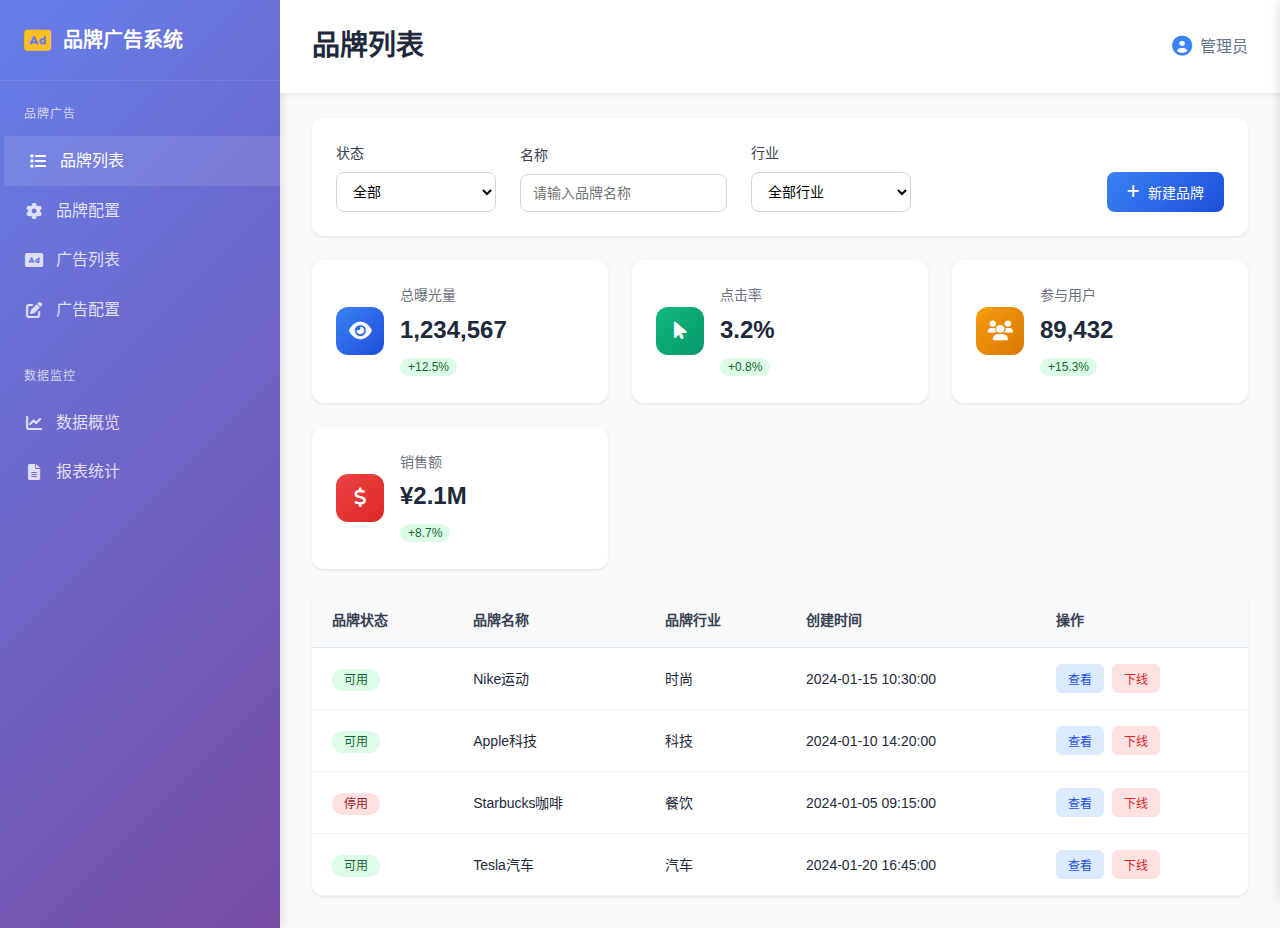
<file: index.html>
<!DOCTYPE html>
<html lang="zh-CN">
<head>
    <meta charset="UTF-8">
    <meta name="viewport" content="width=device-width, initial-scale=1.0">
    <title>品牌广告营销系统 - 现代化版本</title>
    <link rel="stylesheet" href="css/main.css">
    <link rel="stylesheet" href="css/components.css">
    <link href="https://cdnjs.cloudflare.com/ajax/libs/font-awesome/6.0.0/css/all.min.css" rel="stylesheet">
</head>
<body>
    <div class="app-container">
        <!-- 侧边栏 -->
        <aside class="sidebar">
            <div class="sidebar-header">
                <div class="logo">
                    <i class="fas fa-ad"></i>
                    <span>品牌广告系统</span>
                </div>
            </div>
            <nav class="sidebar-nav">
                <div class="nav-section">
                    <h3>品牌广告</h3>
                    <ul>
                        <li class="active"><a href="index.html"><i class="fas fa-list"></i>品牌列表</a></li>
                        <li><a href="brand-config.html"><i class="fas fa-cog"></i>品牌配置</a></li>
                        <li><a href="ad-list.html"><i class="fas fa-ad"></i>广告列表</a></li>
                        <li><a href="ad-config.html"><i class="fas fa-edit"></i>广告配置</a></li>
                    </ul>
                </div>
                <div class="nav-section">
                    <h3>数据监控</h3>
                    <ul>
                        <li><a href="#dashboard"><i class="fas fa-chart-line"></i>数据概览</a></li>
                        <li><a href="#reports"><i class="fas fa-file-alt"></i>报表统计</a></li>
                    </ul>
                </div>
            </nav>
        </aside>

        <!-- 主内容区 -->
        <main class="main-content">
            <!-- 顶部导航 -->
            <header class="top-header">
                <div class="header-left">
                    <h1>品牌列表</h1>
                </div>
                <div class="header-right">
                    <div class="user-info">
                        <i class="fas fa-user-circle"></i>
                        <span>管理员</span>
                    </div>
                </div>
            </header>

            <!-- 筛选区域 -->
            <div class="filter-section">
                <div class="filter-row">
                    <div class="filter-item">
                        <label>状态</label>
                        <select id="status-filter">
                            <option value="">全部</option>
                            <option value="active">可用</option>
                            <option value="inactive">停用</option>
                        </select>
                    </div>
                    <div class="filter-item">
                        <label>名称</label>
                        <input type="text" id="name-filter" placeholder="请输入品牌名称">
                    </div>
                    <div class="filter-item">
                        <label>行业</label>
                        <select id="industry-filter">
                            <option value="">全部行业</option>
                            <option value="tech">科技</option>
                            <option value="fashion">时尚</option>
                            <option value="food">餐饮</option>
                            <option value="auto">汽车</option>
                        </select>
                    </div>
                    <div class="filter-actions">
                        <button class="btn btn-primary" onclick="createBrand()">
                            <i class="fas fa-plus"></i>新建品牌
                        </button>
                    </div>
                </div>
            </div>

            <!-- 数据概览卡片 -->
            <div class="stats-cards">
                <div class="stat-card">
                    <div class="stat-icon">
                        <i class="fas fa-eye"></i>
                    </div>
                    <div class="stat-content">
                        <h3>总曝光量</h3>
                        <p class="stat-number">1,234,567</p>
                        <span class="stat-change positive">+12.5%</span>
                    </div>
                </div>
                <div class="stat-card">
                    <div class="stat-icon">
                        <i class="fas fa-mouse-pointer"></i>
                    </div>
                    <div class="stat-content">
                        <h3>点击率</h3>
                        <p class="stat-number">3.2%</p>
                        <span class="stat-change positive">+0.8%</span>
                    </div>
                </div>
                <div class="stat-card">
                    <div class="stat-icon">
                        <i class="fas fa-users"></i>
                    </div>
                    <div class="stat-content">
                        <h3>参与用户</h3>
                        <p class="stat-number">89,432</p>
                        <span class="stat-change positive">+15.3%</span>
                    </div>
                </div>
                <div class="stat-card">
                    <div class="stat-icon">
                        <i class="fas fa-dollar-sign"></i>
                    </div>
                    <div class="stat-content">
                        <h3>销售额</h3>
                        <p class="stat-number">¥2.1M</p>
                        <span class="stat-change positive">+8.7%</span>
                    </div>
                </div>
            </div>

            <!-- 品牌列表表格 -->
            <div class="table-container">
                <table class="data-table">
                    <thead>
                        <tr>
                            <th>品牌状态</th>
                            <th>品牌名称</th>
                            <th>品牌行业</th>
                            <th>创建时间</th>
                            <th>操作</th>
                        </tr>
                    </thead>
                    <tbody id="brand-table-body">
                        <!-- 数据将通过JavaScript动态生成 -->
                    </tbody>
                </table>
            </div>
        </main>

        <!-- 品牌详情抽屉 -->
        <div class="drawer" id="brand-detail-drawer">
            <div class="drawer-header">
                <h3>品牌详情</h3>
                <button class="drawer-close" onclick="closeDrawer()">
                    <i class="fas fa-times"></i>
                </button>
            </div>
            <div class="drawer-content" id="brand-detail-content">
                <!-- 详情内容将通过JavaScript动态生成 -->
            </div>
        </div>

        <!-- 确认弹窗 -->
        <div class="modal" id="confirm-modal">
            <div class="modal-content">
                <div class="modal-header">
                    <h3 id="modal-title">确认操作</h3>
                </div>
                <div class="modal-body">
                    <p id="modal-message">确定要执行此操作吗？</p>
                </div>
                <div class="modal-footer">
                    <button class="btn btn-secondary" onclick="closeModal()">取消</button>
                    <button class="btn btn-danger" onclick="confirmAction()">确认</button>
                </div>
            </div>
        </div>
    </div>

    <script src="js/main.js"></script>
</body>
</html>
</file>
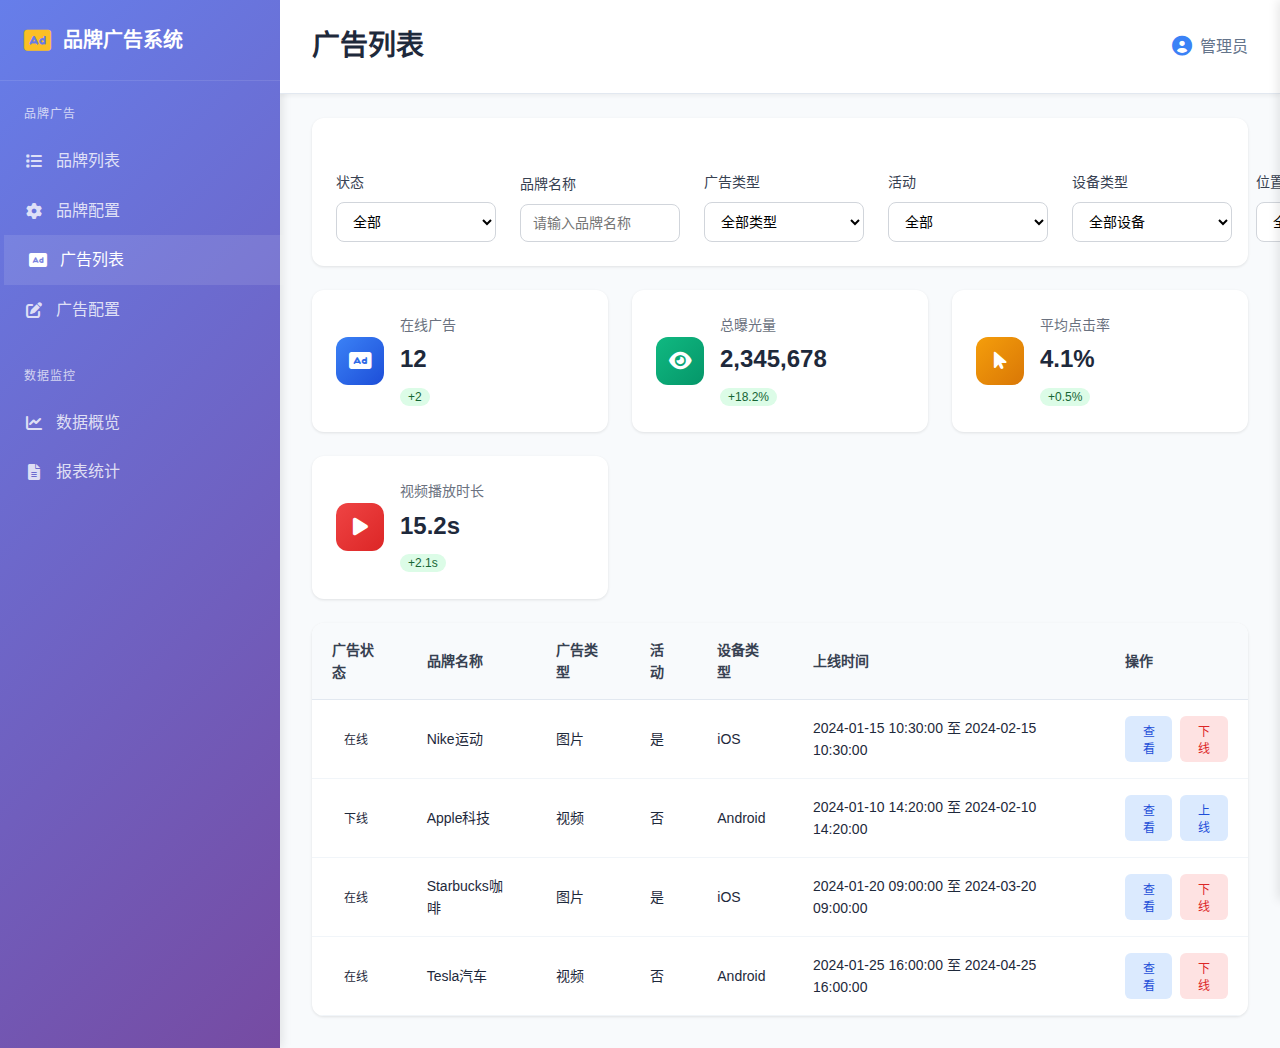
<file: ad-list.html>
<!DOCTYPE html>
<html lang="zh-CN">
<head>
    <meta charset="UTF-8">
    <meta name="viewport" content="width=device-width, initial-scale=1.0">
    <title>广告列表 - 品牌广告营销系统</title>
    <link rel="stylesheet" href="css/main.css">
    <link rel="stylesheet" href="css/components.css">
    <link href="https://cdnjs.cloudflare.com/ajax/libs/font-awesome/6.0.0/css/all.min.css" rel="stylesheet">
</head>
<body>
    <div class="app-container">
        <!-- 侧边栏 -->
        <aside class="sidebar">
            <div class="sidebar-header">
                <div class="logo">
                    <i class="fas fa-ad"></i>
                    <span>品牌广告系统</span>
                </div>
            </div>
            <nav class="sidebar-nav">
                <div class="nav-section">
                    <h3>品牌广告</h3>
                    <ul>
                        <li><a href="index.html"><i class="fas fa-list"></i>品牌列表</a></li>
                        <li><a href="brand-config.html"><i class="fas fa-cog"></i>品牌配置</a></li>
                        <li class="active"><a href="ad-list.html"><i class="fas fa-ad"></i>广告列表</a></li>
                        <li><a href="ad-config.html"><i class="fas fa-edit"></i>广告配置</a></li>
                    </ul>
                </div>
                <div class="nav-section">
                    <h3>数据监控</h3>
                    <ul>
                        <li><a href="#dashboard"><i class="fas fa-chart-line"></i>数据概览</a></li>
                        <li><a href="#reports"><i class="fas fa-file-alt"></i>报表统计</a></li>
                    </ul>
                </div>
            </nav>
        </aside>

        <!-- 主内容区 -->
        <main class="main-content">
            <!-- 顶部导航 -->
            <header class="top-header">
                <div class="header-left">
                    <h1>广告列表</h1>
                </div>
                <div class="header-right">
                    <div class="user-info">
                        <i class="fas fa-user-circle"></i>
                        <span>管理员</span>
                    </div>
                </div>
            </header>

            <!-- 筛选区域 -->
            <div class="filter-section">
                <div class="filter-row">
                    <div class="filter-item">
                        <label>状态</label>
                        <select id="status-filter">
                            <option value="">全部</option>
                            <option value="online">在线</option>
                            <option value="offline">下线</option>
                        </select>
                    </div>
                    <div class="filter-item">
                        <label>品牌名称</label>
                        <input type="text" id="brand-filter" placeholder="请输入品牌名称">
                    </div>
                    <div class="filter-item">
                        <label>广告类型</label>
                        <select id="type-filter">
                            <option value="">全部类型</option>
                            <option value="image">图片</option>
                            <option value="video">视频</option>
                        </select>
                    </div>
                    <div class="filter-item">
                        <label>活动</label>
                        <select id="activity-filter">
                            <option value="">全部</option>
                            <option value="yes">是</option>
                            <option value="no">否</option>
                        </select>
                    </div>
                    <div class="filter-item">
                        <label>设备类型</label>
                        <select id="device-filter">
                            <option value="">全部设备</option>
                            <option value="iOS">iOS</option>
                            <option value="Android">Android</option>
                        </select>
                    </div>
                    <div class="filter-item">
                        <label>位置</label>
                        <select id="position-filter">
                            <option value="">全部位置</option>
                            <option value="信息流">信息流</option>
                            <option value="开屏广告">开屏广告</option>
                            <option value="详情页">详情页</option>
                        </select>
                    </div>
                    <div class="filter-actions">
                        <button class="btn btn-primary" onclick="createAd()">
                            <i class="fas fa-plus"></i>新建广告
                        </button>
                    </div>
                </div>
            </div>

            <!-- 数据概览卡片 -->
            <div class="stats-cards">
                <div class="stat-card">
                    <div class="stat-icon">
                        <i class="fas fa-ad"></i>
                    </div>
                    <div class="stat-content">
                        <h3>在线广告</h3>
                        <p class="stat-number">12</p>
                        <span class="stat-change positive">+2</span>
                    </div>
                </div>
                <div class="stat-card">
                    <div class="stat-icon">
                        <i class="fas fa-eye"></i>
                    </div>
                    <div class="stat-content">
                        <h3>总曝光量</h3>
                        <p class="stat-number">2,345,678</p>
                        <span class="stat-change positive">+18.2%</span>
                    </div>
                </div>
                <div class="stat-card">
                    <div class="stat-icon">
                        <i class="fas fa-mouse-pointer"></i>
                    </div>
                    <div class="stat-content">
                        <h3>平均点击率</h3>
                        <p class="stat-number">4.1%</p>
                        <span class="stat-change positive">+0.5%</span>
                    </div>
                </div>
                <div class="stat-card">
                    <div class="stat-icon">
                        <i class="fas fa-play"></i>
                    </div>
                    <div class="stat-content">
                        <h3>视频播放时长</h3>
                        <p class="stat-number">15.2s</p>
                        <span class="stat-change positive">+2.1s</span>
                    </div>
                </div>
            </div>

            <!-- 广告列表表格 -->
            <div class="table-container">
                <table class="data-table">
                    <thead>
                        <tr>
                            <th>广告状态</th>
                            <th>品牌名称</th>
                            <th>广告类型</th>
                            <th>活动</th>
                            <th>设备类型</th>
                            <th>上线时间</th>
                            <th>操作</th>
                        </tr>
                    </thead>
                    <tbody id="ad-table-body">
                        <!-- 数据将通过JavaScript动态生成 -->
                    </tbody>
                </table>
            </div>
        </main>

        <!-- 广告详情抽屉 -->
        <div class="drawer" id="ad-detail-drawer">
            <div class="drawer-header">
                <h3>广告详情</h3>
                <button class="drawer-close" onclick="closeDrawer()">
                    <i class="fas fa-times"></i>
                </button>
            </div>
            <div class="drawer-content" id="ad-detail-content">
                <!-- 详情内容将通过JavaScript动态生成 -->
            </div>
        </div>

        <!-- 确认弹窗 -->
        <div class="modal" id="confirm-modal">
            <div class="modal-content">
                <div class="modal-header">
                    <h3 id="modal-title">确认操作</h3>
                </div>
                <div class="modal-body">
                    <p id="modal-message">确定要执行此操作吗？</p>
                </div>
                <div class="modal-footer">
                    <button class="btn btn-secondary" onclick="closeModal()">取消</button>
                    <button class="btn btn-danger" onclick="confirmAction()">确认</button>
                </div>
            </div>
        </div>
    </div>

    <script src="js/ad-list.js"></script>
</body>
</html>
</file>
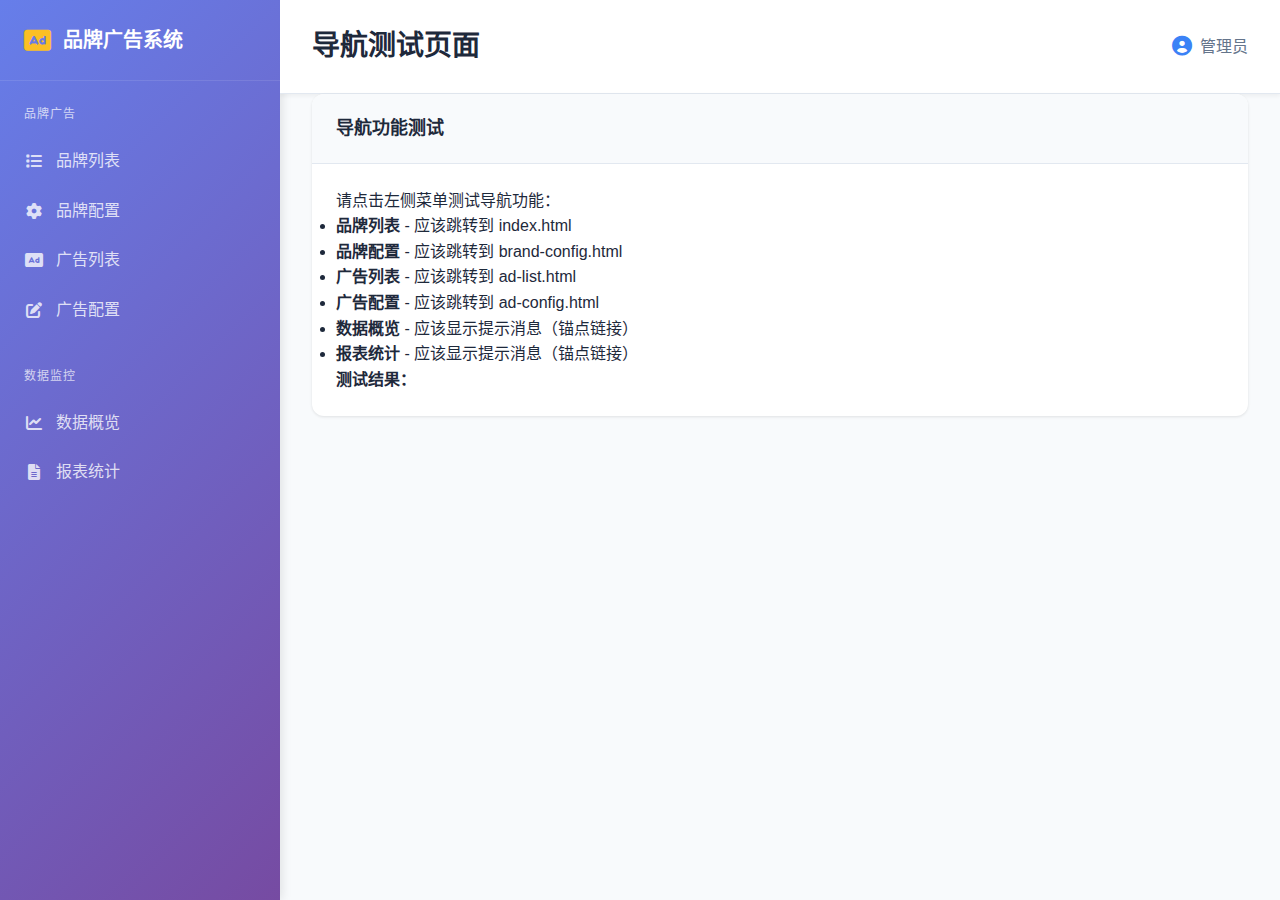
<file: test-navigation.html>
<!DOCTYPE html>
<html lang="zh-CN">
<head>
    <meta charset="UTF-8">
    <meta name="viewport" content="width=device-width, initial-scale=1.0">
    <title>导航测试 - 品牌广告营销系统</title>
    <link rel="stylesheet" href="css/main.css">
    <link rel="stylesheet" href="css/components.css">
    <link href="https://cdnjs.cloudflare.com/ajax/libs/font-awesome/6.0.0/css/all.min.css" rel="stylesheet">
</head>
<body>
    <div class="app-container">
        <!-- 侧边栏 -->
        <aside class="sidebar">
            <div class="sidebar-header">
                <div class="logo">
                    <i class="fas fa-ad"></i>
                    <span>品牌广告系统</span>
                </div>
            </div>
            <nav class="sidebar-nav">
                <div class="nav-section">
                    <h3>品牌广告</h3>
                    <ul>
                        <li><a href="index.html"><i class="fas fa-list"></i>品牌列表</a></li>
                        <li><a href="brand-config.html"><i class="fas fa-cog"></i>品牌配置</a></li>
                        <li><a href="ad-list.html"><i class="fas fa-ad"></i>广告列表</a></li>
                        <li><a href="ad-config.html"><i class="fas fa-edit"></i>广告配置</a></li>
                    </ul>
                </div>
                <div class="nav-section">
                    <h3>数据监控</h3>
                    <ul>
                        <li><a href="#dashboard"><i class="fas fa-chart-line"></i>数据概览</a></li>
                        <li><a href="#reports"><i class="fas fa-file-alt"></i>报表统计</a></li>
                    </ul>
                </div>
            </nav>
        </aside>

        <!-- 主内容区 -->
        <main class="main-content">
            <!-- 顶部导航 -->
            <header class="top-header">
                <div class="header-left">
                    <h1>导航测试页面</h1>
                </div>
                <div class="header-right">
                    <div class="user-info">
                        <i class="fas fa-user-circle"></i>
                        <span>管理员</span>
                    </div>
                </div>
            </header>

            <!-- 测试内容 -->
            <div class="content-wrapper">
                <div class="card">
                    <div class="card-header">
                        <h3 class="card-title">导航功能测试</h3>
                    </div>
                    <div class="card-body">
                        <p>请点击左侧菜单测试导航功能：</p>
                        <ul>
                            <li><strong>品牌列表</strong> - 应该跳转到 index.html</li>
                            <li><strong>品牌配置</strong> - 应该跳转到 brand-config.html</li>
                            <li><strong>广告列表</strong> - 应该跳转到 ad-list.html</li>
                            <li><strong>广告配置</strong> - 应该跳转到 ad-config.html</li>
                            <li><strong>数据概览</strong> - 应该显示提示消息（锚点链接）</li>
                            <li><strong>报表统计</strong> - 应该显示提示消息（锚点链接）</li>
                        </ul>
                        
                        <div class="test-results" id="test-results">
                            <h4>测试结果：</h4>
                            <div id="navigation-log"></div>
                        </div>
                    </div>
                </div>
            </div>
        </main>
    </div>

    <script>
        // 页面加载完成后初始化
        document.addEventListener('DOMContentLoaded', function() {
            setupNavigationTest();
        });

        // 设置导航测试
        function setupNavigationTest() {
            // 导航事件 - 处理锚点链接和页面跳转
            document.querySelectorAll('.sidebar-nav a').forEach(link => {
                link.addEventListener('click', function(e) {
                    const href = this.getAttribute('href');
                    const linkText = this.textContent.trim();
                    
                    // 记录导航事件
                    logNavigation(linkText, href);
                    
                    // 如果是锚点链接（以#开头），阻止默认行为并处理
                    if (href.startsWith('#')) {
                        e.preventDefault();
                        const target = href.substring(1);
                        navigateToPage(target);
                    }
                    // 如果是页面链接，让浏览器正常跳转
                    // 不需要阻止默认行为，让浏览器处理页面跳转
                });
            });
        }

        // 记录导航事件
        function logNavigation(linkText, href) {
            const logDiv = document.getElementById('navigation-log');
            const timestamp = new Date().toLocaleTimeString();
            const logEntry = document.createElement('div');
            logEntry.innerHTML = `
                <div style="margin: 10px 0; padding: 10px; background: #f8f9fa; border-radius: 4px;">
                    <strong>${timestamp}</strong> - 点击了 "${linkText}" (${href})
                </div>
            `;
            logDiv.appendChild(logEntry);
        }

        // 导航到页面
        function navigateToPage(page) {
            console.log('导航到页面:', page);
            showToast(`导航到 ${page} 页面`);
        }

        // 显示提示消息
        function showToast(message, type = 'info') {
            // 创建提示元素
            const toast = document.createElement('div');
            toast.className = `toast toast-${type}`;
            toast.textContent = message;
            
            // 添加样式
            toast.style.cssText = `
                position: fixed;
                top: 20px;
                right: 20px;
                background: ${type === 'success' ? '#10b981' : type === 'error' ? '#ef4444' : '#3b82f6'};
                color: white;
                padding: 12px 20px;
                border-radius: 8px;
                box-shadow: 0 4px 12px rgba(0,0,0,0.15);
                z-index: 3000;
                transform: translateX(100%);
                transition: transform 0.3s ease;
            `;
            
            document.body.appendChild(toast);
            
            // 显示动画
            setTimeout(() => {
                toast.style.transform = 'translateX(0)';
            }, 100);
            
            // 自动隐藏
            setTimeout(() => {
                toast.style.transform = 'translateX(100%)';
                setTimeout(() => {
                    document.body.removeChild(toast);
                }, 300);
            }, 3000);
        }
    </script>
</body>
</html>
</file>
<file: css/main.css>
/* 现代化品牌广告营销系统样式 */

* {
    margin: 0;
    padding: 0;
    box-sizing: border-box;
}

body {
    font-family: 'Segoe UI', Tahoma, Geneva, Verdana, sans-serif;
    background: #f8fafc;
    color: #1e293b;
    line-height: 1.6;
}

.app-container {
    display: flex;
    min-height: 100vh;
}

/* 侧边栏样式 */
.sidebar {
    width: 280px;
    background: linear-gradient(135deg, #667eea 0%, #764ba2 100%);
    color: white;
    padding: 0;
    box-shadow: 2px 0 10px rgba(0,0,0,0.1);
}

.sidebar-header {
    padding: 24px;
    border-bottom: 1px solid rgba(255,255,255,0.1);
}

.logo {
    display: flex;
    align-items: center;
    gap: 12px;
    font-size: 20px;
    font-weight: 600;
}

.logo i {
    font-size: 24px;
    color: #fbbf24;
}

.sidebar-nav {
    padding: 24px 0;
}

.nav-section {
    margin-bottom: 32px;
}

.nav-section h3 {
    padding: 0 24px 12px;
    font-size: 12px;
    text-transform: uppercase;
    letter-spacing: 1px;
    opacity: 0.7;
    font-weight: 500;
}

.nav-section ul {
    list-style: none;
}

.nav-section li {
    margin: 0;
}

.nav-section a {
    display: flex;
    align-items: center;
    gap: 12px;
    padding: 12px 24px;
    color: rgba(255,255,255,0.8);
    text-decoration: none;
    transition: all 0.3s ease;
    font-weight: 500;
}

.nav-section a:hover,
.nav-section li.active a {
    background: rgba(255,255,255,0.1);
    color: white;
    transform: translateX(4px);
}

.nav-section a i {
    width: 20px;
    text-align: center;
}

/* 主内容区域 */
.main-content {
    flex: 1;
    padding: 0;
    overflow-y: auto;
}

/* 顶部导航 */
.top-header {
    background: white;
    padding: 24px 32px;
    border-bottom: 1px solid #e2e8f0;
    display: flex;
    justify-content: space-between;
    align-items: center;
    box-shadow: 0 2px 4px rgba(0,0,0,0.05);
}

.top-header h1 {
    font-size: 28px;
    font-weight: 700;
    color: #1e293b;
}

.user-info {
    display: flex;
    align-items: center;
    gap: 8px;
    color: #64748b;
    font-weight: 500;
}

.user-info i {
    font-size: 20px;
    color: #3b82f6;
}

/* 筛选区域 */
.filter-section {
    background: white;
    margin: 24px 32px;
    padding: 24px;
    border-radius: 12px;
    box-shadow: 0 1px 3px rgba(0,0,0,0.1);
}

.filter-row {
    display: flex;
    gap: 24px;
    align-items: end;
}

.filter-item {
    display: flex;
    flex-direction: column;
    gap: 8px;
    min-width: 160px;
}

.filter-item label {
    font-size: 14px;
    font-weight: 500;
    color: #374151;
}

.filter-item select,
.filter-item input {
    padding: 10px 12px;
    border: 1px solid #d1d5db;
    border-radius: 8px;
    font-size: 14px;
    transition: all 0.3s ease;
    background: white;
}

.filter-item select:focus,
.filter-item input:focus {
    outline: none;
    border-color: #3b82f6;
    box-shadow: 0 0 0 3px rgba(59, 130, 246, 0.1);
}

.filter-actions {
    margin-left: auto;
}

/* 按钮样式 */
.btn {
    padding: 10px 20px;
    border: none;
    border-radius: 8px;
    font-size: 14px;
    font-weight: 500;
    cursor: pointer;
    transition: all 0.3s ease;
    display: inline-flex;
    align-items: center;
    gap: 8px;
    text-decoration: none;
}

.btn-primary {
    background: linear-gradient(135deg, #3b82f6 0%, #1d4ed8 100%);
    color: white;
}

.btn-primary:hover {
    transform: translateY(-1px);
    box-shadow: 0 4px 12px rgba(59, 130, 246, 0.3);
}

.btn-secondary {
    background: #f3f4f6;
    color: #374151;
    border: 1px solid #d1d5db;
}

.btn-secondary:hover {
    background: #e5e7eb;
}

.btn-danger {
    background: #ef4444;
    color: white;
}

.btn-danger:hover {
    background: #dc2626;
    transform: translateY(-1px);
    box-shadow: 0 4px 12px rgba(239, 68, 68, 0.3);
}

/* 数据概览卡片 */
.stats-cards {
    display: grid;
    grid-template-columns: repeat(auto-fit, minmax(250px, 1fr));
    gap: 24px;
    margin: 0 32px 24px;
}

.stat-card {
    background: white;
    padding: 24px;
    border-radius: 12px;
    box-shadow: 0 1px 3px rgba(0,0,0,0.1);
    display: flex;
    align-items: center;
    gap: 16px;
    transition: all 0.3s ease;
}

.stat-card:hover {
    transform: translateY(-2px);
    box-shadow: 0 4px 12px rgba(0,0,0,0.15);
}

.stat-icon {
    width: 48px;
    height: 48px;
    border-radius: 12px;
    display: flex;
    align-items: center;
    justify-content: center;
    font-size: 20px;
    color: white;
}

.stat-card:nth-child(1) .stat-icon {
    background: linear-gradient(135deg, #3b82f6 0%, #1d4ed8 100%);
}

.stat-card:nth-child(2) .stat-icon {
    background: linear-gradient(135deg, #10b981 0%, #059669 100%);
}

.stat-card:nth-child(3) .stat-icon {
    background: linear-gradient(135deg, #f59e0b 0%, #d97706 100%);
}

.stat-card:nth-child(4) .stat-icon {
    background: linear-gradient(135deg, #ef4444 0%, #dc2626 100%);
}

.stat-content h3 {
    font-size: 14px;
    color: #6b7280;
    font-weight: 500;
    margin-bottom: 4px;
}

.stat-number {
    font-size: 24px;
    font-weight: 700;
    color: #1e293b;
    margin-bottom: 4px;
}

.stat-change {
    font-size: 12px;
    font-weight: 500;
    padding: 2px 8px;
    border-radius: 12px;
}

.stat-change.positive {
    background: #dcfce7;
    color: #166534;
}

.stat-change.negative {
    background: #fee2e2;
    color: #991b1b;
}

/* 表格样式 */
.table-container {
    background: white;
    margin: 0 32px 32px;
    border-radius: 12px;
    box-shadow: 0 1px 3px rgba(0,0,0,0.1);
    overflow: hidden;
}

.data-table {
    width: 100%;
    border-collapse: collapse;
}

.data-table th {
    background: #f8fafc;
    padding: 16px 20px;
    text-align: left;
    font-weight: 600;
    color: #374151;
    font-size: 14px;
    border-bottom: 1px solid #e2e8f0;
}

.data-table td {
    padding: 16px 20px;
    border-bottom: 1px solid #f1f5f9;
    font-size: 14px;
    color: #1e293b;
}

.data-table tbody tr:hover {
    background: #f8fafc;
}

.status-badge {
    padding: 4px 12px;
    border-radius: 20px;
    font-size: 12px;
    font-weight: 500;
}

.status-active {
    background: #dcfce7;
    color: #166534;
}

.status-inactive {
    background: #fee2e2;
    color: #991b1b;
}

.action-buttons {
    display: flex;
    gap: 8px;
}

.action-btn {
    padding: 6px 12px;
    border: none;
    border-radius: 6px;
    font-size: 12px;
    cursor: pointer;
    transition: all 0.3s ease;
}

.action-btn.view {
    background: #dbeafe;
    color: #1d4ed8;
}

.action-btn.view:hover {
    background: #bfdbfe;
}

.action-btn.offline {
    background: #fee2e2;
    color: #dc2626;
}

.action-btn.offline:hover {
    background: #fecaca;
}

/* 抽屉样式 */
.drawer {
    position: fixed;
    top: 0;
    right: -400px;
    width: 400px;
    height: 100vh;
    background: white;
    box-shadow: -2px 0 10px rgba(0,0,0,0.1);
    transition: right 0.3s ease;
    z-index: 1000;
}

.drawer.open {
    right: 0;
}

.drawer-header {
    padding: 24px;
    border-bottom: 1px solid #e2e8f0;
    display: flex;
    justify-content: space-between;
    align-items: center;
}

.drawer-header h3 {
    font-size: 18px;
    font-weight: 600;
    color: #1e293b;
}

.drawer-close {
    background: none;
    border: none;
    font-size: 20px;
    cursor: pointer;
    color: #6b7280;
    padding: 4px;
    border-radius: 4px;
    transition: all 0.3s ease;
}

.drawer-close:hover {
    background: #f3f4f6;
    color: #374151;
}

.drawer-content {
    padding: 24px;
    overflow-y: auto;
    height: calc(100vh - 80px);
}

/* 模态框样式 */
.modal {
    position: fixed;
    top: 0;
    left: 0;
    width: 100%;
    height: 100%;
    background: rgba(0,0,0,0.5);
    display: none;
    align-items: center;
    justify-content: center;
    z-index: 2000;
}

.modal.show {
    display: flex;
}

.modal-content {
    background: white;
    border-radius: 12px;
    width: 90%;
    max-width: 500px;
    box-shadow: 0 20px 25px -5px rgba(0,0,0,0.1);
}

.modal-header {
    padding: 24px 24px 0;
}

.modal-header h3 {
    font-size: 18px;
    font-weight: 600;
    color: #1e293b;
}

.modal-body {
    padding: 24px;
}

.modal-body p {
    color: #6b7280;
    line-height: 1.6;
}

.modal-footer {
    padding: 0 24px 24px;
    display: flex;
    gap: 12px;
    justify-content: flex-end;
}

/* 内容包装器 */
.content-wrapper {
    padding: 0 32px 32px;
}

.form-container {
    display: grid;
    gap: 24px;
    margin-bottom: 24px;
}

.action-bar {
    display: flex;
    justify-content: flex-end;
    gap: 12px;
    padding: 24px 32px;
    background: white;
    border-top: 1px solid #e2e8f0;
    position: sticky;
    bottom: 0;
    z-index: 100;
}

/* 响应式设计 */
@media (max-width: 1024px) {
    .sidebar {
        width: 240px;
    }
    
    .stats-cards {
        grid-template-columns: repeat(2, 1fr);
    }
}

@media (max-width: 768px) {
    .app-container {
        flex-direction: column;
    }
    
    .sidebar {
        width: 100%;
        height: auto;
    }
    
    .filter-row {
        flex-direction: column;
        gap: 16px;
    }
    
    .stats-cards {
        grid-template-columns: 1fr;
    }
    
    .drawer {
        width: 100%;
        right: -100%;
    }
    
    .content-wrapper {
        padding: 0 16px 16px;
    }
    
    .action-bar {
        padding: 16px;
        flex-direction: column;
    }
}
</file>
<file: css/components.css>
/* 组件样式 */

/* 表单组件 */
.form-group {
    margin-bottom: 20px;
}

.form-label {
    display: block;
    margin-bottom: 8px;
    font-weight: 500;
    color: #374151;
    font-size: 14px;
}

.form-input,
.form-select,
.form-textarea {
    width: 100%;
    padding: 12px 16px;
    border: 1px solid #d1d5db;
    border-radius: 8px;
    font-size: 14px;
    transition: all 0.3s ease;
    background: white;
}

.form-input:focus,
.form-select:focus,
.form-textarea:focus {
    outline: none;
    border-color: #3b82f6;
    box-shadow: 0 0 0 3px rgba(59, 130, 246, 0.1);
}

.form-textarea {
    resize: vertical;
    min-height: 100px;
}

.form-row {
    display: grid;
    grid-template-columns: repeat(auto-fit, minmax(250px, 1fr));
    gap: 20px;
}

/* 卡片组件 */
.card {
    background: white;
    border-radius: 12px;
    box-shadow: 0 1px 3px rgba(0,0,0,0.1);
    overflow: hidden;
    transition: all 0.3s ease;
}

.card:hover {
    transform: translateY(-2px);
    box-shadow: 0 4px 12px rgba(0,0,0,0.15);
}

.card-header {
    padding: 20px 24px;
    border-bottom: 1px solid #e2e8f0;
    background: #f8fafc;
}

.card-title {
    font-size: 18px;
    font-weight: 600;
    color: #1e293b;
    margin: 0;
}

.card-body {
    padding: 24px;
}

.card-footer {
    padding: 20px 24px;
    border-top: 1px solid #e2e8f0;
    background: #f8fafc;
}

/* 详情页样式 */
.detail-section {
    margin-bottom: 24px;
}

.detail-section h4 {
    font-size: 16px;
    font-weight: 600;
    color: #1e293b;
    margin-bottom: 12px;
    padding-bottom: 8px;
    border-bottom: 1px solid #e2e8f0;
}

.detail-grid {
    display: grid;
    grid-template-columns: repeat(auto-fit, minmax(200px, 1fr));
    gap: 16px;
}

.detail-item {
    display: flex;
    flex-direction: column;
    gap: 4px;
}

.detail-label {
    font-size: 12px;
    color: #6b7280;
    font-weight: 500;
    text-transform: uppercase;
    letter-spacing: 0.5px;
}

.detail-value {
    font-size: 14px;
    color: #1e293b;
    font-weight: 500;
}

.detail-value.brand-logo {
    width: 80px;
    height: 80px;
    object-fit: contain;
    border-radius: 8px;
    border: 1px solid #e2e8f0;
}

/* 上传组件 */
.upload-area {
    border: 2px dashed #d1d5db;
    border-radius: 8px;
    padding: 40px 20px;
    text-align: center;
    transition: all 0.3s ease;
    cursor: pointer;
}

.upload-area:hover {
    border-color: #3b82f6;
    background: #f8fafc;
}

.upload-area.dragover {
    border-color: #3b82f6;
    background: #eff6ff;
}

.upload-icon {
    font-size: 48px;
    color: #9ca3af;
    margin-bottom: 16px;
}

.upload-text {
    color: #6b7280;
    font-size: 14px;
    margin-bottom: 8px;
}

.upload-hint {
    color: #9ca3af;
    font-size: 12px;
}

.upload-preview {
    margin-top: 16px;
    padding: 16px;
    background: #f8fafc;
    border-radius: 8px;
}

.upload-preview img {
    max-width: 100%;
    max-height: 200px;
    border-radius: 4px;
}

/* 选择器组件 */
.select-wrapper {
    position: relative;
}

.select-wrapper::after {
    content: '▼';
    position: absolute;
    right: 12px;
    top: 50%;
    transform: translateY(-50%);
    color: #6b7280;
    pointer-events: none;
    font-size: 12px;
}

.select-wrapper select {
    appearance: none;
    padding-right: 32px;
}

/* 日期时间选择器 */
.datetime-picker {
    display: flex;
    gap: 12px;
    align-items: center;
}

.datetime-picker input {
    flex: 1;
}

/* 地域选择器 */
.region-selector {
    border: 1px solid #d1d5db;
    border-radius: 8px;
    padding: 16px;
    background: white;
}

.region-search {
    margin-bottom: 16px;
}

.region-search input {
    width: 100%;
    padding: 10px 12px;
    border: 1px solid #d1d5db;
    border-radius: 6px;
    font-size: 14px;
}

.region-options {
    display: grid;
    grid-template-columns: 1fr 1fr;
    gap: 16px;
}

.region-group h5 {
    font-size: 14px;
    font-weight: 600;
    color: #374151;
    margin-bottom: 8px;
}

.region-checkboxes {
    max-height: 200px;
    overflow-y: auto;
    border: 1px solid #e2e8f0;
    border-radius: 6px;
    padding: 8px;
}

.region-checkbox {
    display: flex;
    align-items: center;
    gap: 8px;
    padding: 4px 8px;
    font-size: 13px;
    cursor: pointer;
    border-radius: 4px;
    transition: background 0.2s ease;
}

.region-checkbox:hover {
    background: #f3f4f6;
}

.region-checkbox input[type="checkbox"] {
    margin: 0;
}

/* 优先级选择器 */
.priority-selector {
    display: flex;
    gap: 8px;
    flex-wrap: wrap;
}

.priority-option {
    padding: 8px 16px;
    border: 1px solid #d1d5db;
    border-radius: 20px;
    background: white;
    cursor: pointer;
    transition: all 0.3s ease;
    font-size: 14px;
    font-weight: 500;
}

.priority-option:hover {
    border-color: #3b82f6;
    color: #3b82f6;
}

.priority-option.selected {
    background: #3b82f6;
    color: white;
    border-color: #3b82f6;
}

/* 广告预览组件 */
.ad-preview {
    border: 1px solid #e2e8f0;
    border-radius: 12px;
    padding: 24px;
    background: #f8fafc;
    margin-top: 24px;
}

.preview-header {
    display: flex;
    align-items: center;
    gap: 12px;
    margin-bottom: 16px;
}

.preview-logo {
    width: 40px;
    height: 40px;
    border-radius: 8px;
    object-fit: contain;
    background: white;
    border: 1px solid #e2e8f0;
}

.preview-brand {
    font-weight: 600;
    color: #1e293b;
}

.preview-industry {
    color: #6b7280;
    font-size: 14px;
}

.preview-content {
    background: white;
    border-radius: 8px;
    padding: 16px;
    box-shadow: 0 1px 3px rgba(0,0,0,0.1);
}

.preview-title {
    font-weight: 600;
    color: #1e293b;
    margin-bottom: 8px;
}

.preview-description {
    color: #6b7280;
    font-size: 14px;
    line-height: 1.5;
}

.preview-media {
    margin-top: 12px;
    border-radius: 6px;
    overflow: hidden;
}

.preview-media img,
.preview-media video {
    width: 100%;
    max-height: 200px;
    object-fit: cover;
}

/* 数据图表组件 */
.chart-container {
    background: white;
    border-radius: 12px;
    padding: 24px;
    box-shadow: 0 1px 3px rgba(0,0,0,0.1);
    margin-bottom: 24px;
}

.chart-header {
    display: flex;
    justify-content: space-between;
    align-items: center;
    margin-bottom: 20px;
}

.chart-title {
    font-size: 18px;
    font-weight: 600;
    color: #1e293b;
}

.chart-actions {
    display: flex;
    gap: 8px;
}

.chart-tab {
    padding: 8px 16px;
    border: 1px solid #d1d5db;
    background: white;
    border-radius: 6px;
    cursor: pointer;
    font-size: 14px;
    transition: all 0.3s ease;
}

.chart-tab.active {
    background: #3b82f6;
    color: white;
    border-color: #3b82f6;
}

.chart-content {
    height: 300px;
    display: flex;
    align-items: center;
    justify-content: center;
    color: #6b7280;
    font-size: 14px;
}

/* 加载状态 */
.loading {
    display: flex;
    align-items: center;
    justify-content: center;
    padding: 40px;
    color: #6b7280;
}

.loading-spinner {
    width: 20px;
    height: 20px;
    border: 2px solid #e2e8f0;
    border-top: 2px solid #3b82f6;
    border-radius: 50%;
    animation: spin 1s linear infinite;
    margin-right: 12px;
}

@keyframes spin {
    0% { transform: rotate(0deg); }
    100% { transform: rotate(360deg); }
}

/* 空状态 */
.empty-state {
    text-align: center;
    padding: 60px 20px;
    color: #6b7280;
}

.empty-icon {
    font-size: 48px;
    color: #d1d5db;
    margin-bottom: 16px;
}

.empty-title {
    font-size: 18px;
    font-weight: 600;
    color: #374151;
    margin-bottom: 8px;
}

.empty-description {
    font-size: 14px;
    color: #6b7280;
    margin-bottom: 24px;
}

/* 工具提示 */
.tooltip {
    position: relative;
    display: inline-block;
}

.tooltip .tooltip-text {
    visibility: hidden;
    width: 200px;
    background-color: #1e293b;
    color: white;
    text-align: center;
    border-radius: 6px;
    padding: 8px 12px;
    position: absolute;
    z-index: 1;
    bottom: 125%;
    left: 50%;
    margin-left: -100px;
    opacity: 0;
    transition: opacity 0.3s;
    font-size: 12px;
}

.tooltip:hover .tooltip-text {
    visibility: visible;
    opacity: 1;
}

/* 响应式调整 */
@media (max-width: 768px) {
    .form-row {
        grid-template-columns: 1fr;
    }
    
    .detail-grid {
        grid-template-columns: 1fr;
    }
    
    .region-options {
        grid-template-columns: 1fr;
    }
    
    .priority-selector {
        justify-content: center;
    }
    
    .chart-header {
        flex-direction: column;
        gap: 16px;
        align-items: stretch;
    }
    
    .chart-actions {
        justify-content: center;
    }
}
</file>
